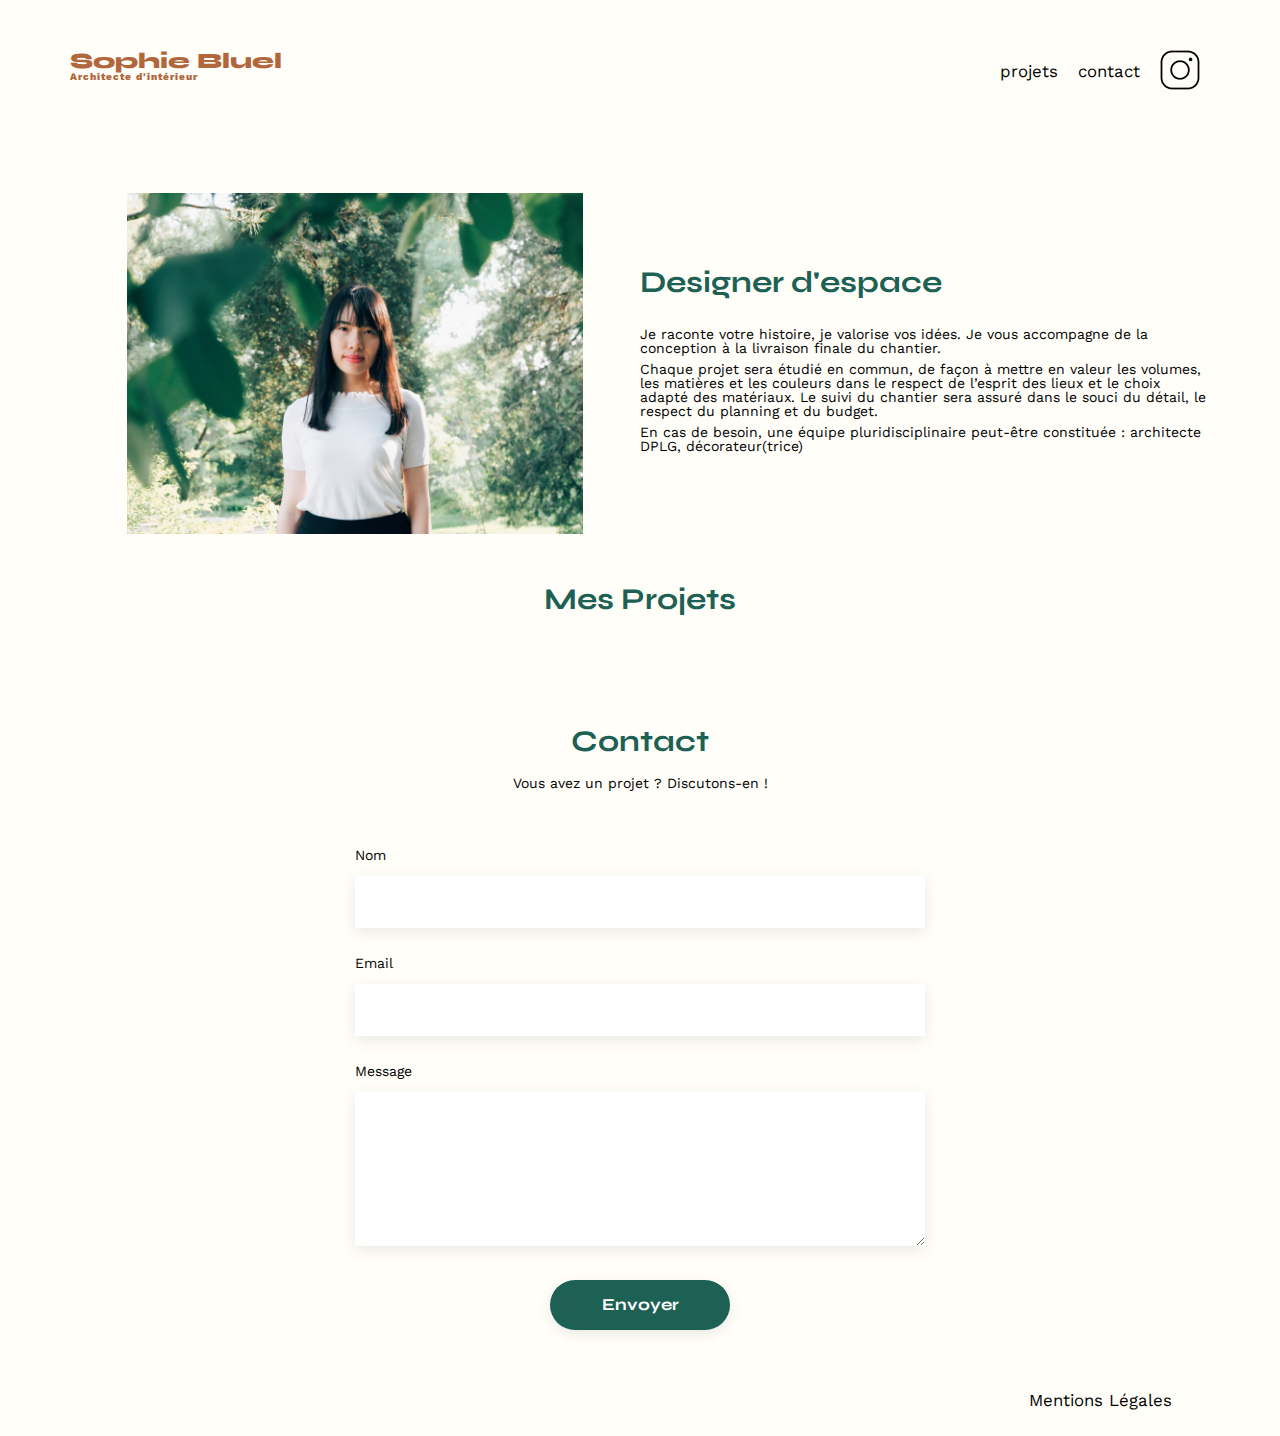
<file: front/index.html>
<!DOCTYPE html>
<html lang="fr">
<head>
    <meta charset="UTF-8">
    <title>Sophie Bluel - Architecte d'intérieur</title>
    <meta name="viewport" content="width=device-width, initial-scale=1.0">
    <link rel="preconnect" href="https://fonts.googleapis.com">
    <link rel="preconnect" href="https://fonts.gstatic.com" crossorigin>
    <link href="https://fonts.googleapis.com/css2?family=Syne:wght@700;800&family=Work+Sans&display=swap"
          rel="stylesheet">
    <meta name="description" content="">
    <link rel="stylesheet" href="./assets/css/style.css">
</head>
<body>
<header>
    <h1>Sophie Bluel <span>Architecte d'intérieur</span></h1>
    <nav>
        <ul>
            <li>
                <a href="#portfolio">projets</a>
            </li>
            <li>
                <a href="#contact">contact</a>
            </li>
            <li><img src="./assets/icons/instagram.png" alt="Instagram"></li>
        </ul>
    </nav>
</header>
<main>
    <section id="introduction">
        <figure>
            <img src="./assets/images/sophie-bluel.png" alt="">
        </figure>
        <article>
            <h2>Designer d'espace</h2>
            <p>Je raconte votre histoire, je valorise vos idées. Je vous accompagne de la conception à la livraison
                finale du chantier.</p>
            <p>Chaque projet sera étudié en commun, de façon à mettre en valeur les volumes, les matières et les
                couleurs dans le respect de l’esprit des lieux et le choix adapté des matériaux. Le suivi du chantier
                sera assuré dans le souci du détail, le respect du planning et du budget.</p>
            <p>En cas de besoin, une équipe pluridisciplinaire peut-être constituée : architecte DPLG,
                décorateur(trice)</p>
        </article>
    </section>
    <section id="portfolio">
        <h2>Mes Projets</h2>
        <div class="categories"></div>
        <div class="gallery"></div>
    </section>
    <section id="contact">
        <h2>Contact</h2>
        <p>Vous avez un projet ? Discutons-en !</p>
        <form action="#" method="post">
            <label for="name">Nom</label>
            <input type="text" name="name" id="name">
            <label for="email">Email</label>
            <input type="email" name="email" id="email">
            <label for="message">Message</label>
            <textarea name="message" id="message" cols="30" rows="10"></textarea>
            <input type="submit" value="Envoyer">
        </form>
    </section>
</main>

<footer>
    <nav>
        <ul>
            <li>Mentions Légales</li>
        </ul>
    </nav>
</footer>
<script type="module" src="./assets/js/index.js"></script>
</body>
</html>
</file>
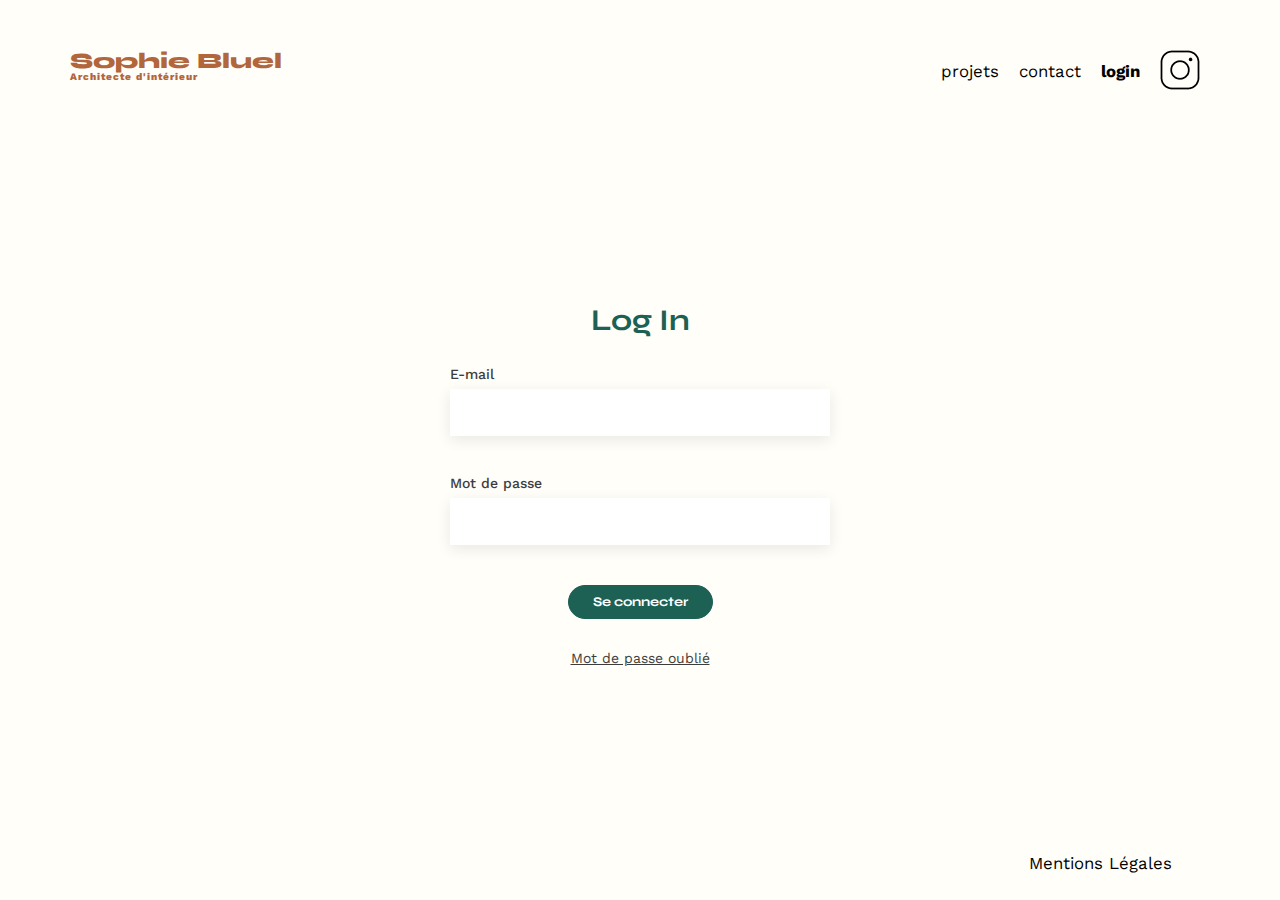
<file: front/login.html>
<!DOCTYPE html>
<html lang="fr">
<head>
    <meta charset="UTF-8">
    <title>Sophie Bluel - Architecte d'intérieur</title>
    <meta name="viewport" content="width=device-width, initial-scale=1.0">
    <link rel="preconnect" href="https://fonts.googleapis.com">
    <link rel="preconnect" href="https://fonts.gstatic.com" crossorigin>
    <link href="https://fonts.googleapis.com/css2?family=Syne:wght@700;800&family=Work+Sans&display=swap"
          rel="stylesheet">
    <meta name="description" content="">
    <link rel="stylesheet" href="./assets/css/style.css">
</head>
<body>
<header>
    <h1>Sophie Bluel <span>Architecte d'intérieur</span></h1>
    <nav>
        <ul>
            <li>
                <a href="index.html#portfolio">projets</a>
            </li>
            <li>
                <a href="index.html#contact">contact</a>
            </li>
            <li class="active">
                <a href="login.html">login</a>
            </li>
            <li><img src="./assets/icons/instagram.png" alt="Instagram"></li>
        </ul>
    </nav>
</header>
<main>
    <section id="login">
        <h2>Log In</h2>
        <form action="#" method="post" id="login-form">
            <div class="form-group">
                <label for="email">E-mail</label>
                <input type="email" name="email" id="email">
                <span class="input-error"></span>
            </div>
            <div class="form-group">
                <label for="password">Mot de passe</label>
                <input type="password" name="password" id="password">
                <span class="input-error"></span>
            </div>
            <button type="submit">Se connecter</button>
            <a href="#">Mot de passe oublié</a>
        </form>
    </section>
</main>

<footer>
    <nav>
        <ul>
            <li>Mentions Légales</li>
        </ul>
    </nav>
</footer>
<script type="module" src="./assets/js/login.js"></script>
</body>
</html>
</file>
<file: front/assets/css/style.css>
/* http://meyerweb.com/eric/tools/css/reset/
   v2.0 | 20110126
   License: none (public domain)
*/

html, body, div, span, applet, object, iframe,
h1, h2, h3, h4, h5, h6, p, blockquote, pre,
a, abbr, acronym, address, big, cite, code,
del, dfn, em, img, ins, kbd, q, s, samp,
small, strike, strong, sub, sup, tt, var,
b, u, i, center,
dl, dt, dd, ol, ul, li,
fieldset, form, label, legend,
table, caption, tbody, tfoot, thead, tr, th, td,
article, aside, canvas, details, embed,
figure, figcaption, footer, header, hgroup,
menu, nav, output, ruby, section, summary,
time, mark, audio, video {
  margin: 0;
  padding: 0;
  border: 0;
  font-size: 100%;
  font: inherit;
  vertical-align: baseline;
}

/* HTML5 display-role reset for older browsers */
article, aside, details, figcaption, figure,
footer, header, hgroup, menu, nav, section {
  display: block;
}

html {
  background-color: #FFFEF8;
}

body {
  line-height: 1;
}

ol, ul {
  list-style: none;
}

blockquote, q {
  quotes: none;
}

figure {
  display: flex;
  flex-direction: column;
}

blockquote:before, blockquote:after,
q:before, q:after {
  content: '';
  content: none;
}

table {
  border-collapse: collapse;
  border-spacing: 0;
}

/** end reset css**/
body {
  max-width: 1140px;
  margin: auto;
  font-family: 'Work Sans';
  font-size: 14px;
  min-height: 100vh;
  display: flex;
  flex-direction: column;
}

header {
  display: flex;
  justify-content: space-between;
  padding: 50px 0;
}

main {
  flex-grow: 1;
}

main section {
  margin: 50px 0;
}

h1 {
  display: flex;
  flex-direction: column;
  font-family: 'Syne', sans-serif;
  font-size: 22px;
  font-weight: 800;
  color: #B1663C
}

h1 > span {
  font-family: 'Work Sans';
  font-size: 10px;
  letter-spacing: 0.1em;;
}

h2 {
  font-family: 'Syne', sans-serif;
  font-weight: 700;
  font-size: 30px;
  color: #1D6154
}

nav ul {
  display: flex;
  align-items: center;
  list-style-type: none;

}

nav li {
  padding: 0 10px;
  font-size: 1.2em;
}

li:hover {
  color: #B1663C;
}

header nav a {
  text-decoration: none;
  color: inherit;
}

header nav li.active {
  font-weight: bold;
}

#introduction {
  display: flex;
  align-items: center;
}

#introduction figure {
  flex: 1
}

#introduction img {
  display: block;
  margin: auto;
  width: 80%;
}

#introduction article {
  flex: 1
}

#introduction h2 {
  margin-bottom: 1em;
}

#introduction p {
  margin-bottom: 0.5em;
}

#portfolio h2 {
  margin-bottom: 1em;
  display: flex;
  align-items: center;
  justify-content: center;
  gap: 2rem;
}

.gallery {
  width: 100%;
  display: grid;
  grid-template-columns: 1fr 1fr 1fr;
  grid-column-gap: 20px;
  grid-row-gap: 20px;
}

.gallery img {
  width: 100%;
  height: 100%;
  object-fit: cover;
}

#contact {
  width: 50%;
  margin: auto;
}

#contact > * {
  text-align: center;

}

#contact h2 {
  margin-bottom: 20px;
}

#contact form {
  text-align: left;
  margin-top: 30px;
  display: flex;
  flex-direction: column;
}

#contact input {
  height: 50px;
  font-size: 1.2em;
  border: none;
  box-shadow: 0px 4px 14px rgba(0, 0, 0, 0.09);
}

#contact label {
  margin: 2em 0 1em 0;
}

#contact textarea {
  border: none;
  box-shadow: 0px 4px 14px rgba(0, 0, 0, 0.09);
}

input[type="submit"] {
  font-family: 'Syne', sans-serif;
  font-weight: 700;
  color: white;
  background-color: #1D6154;
  margin: 2em auto;
  width: 180px;
  text-align: center;
  border-radius: 60px;
}

footer nav ul {
  display: flex;
  justify-content: flex-end;
  margin: 2em
}

.categories {
  display: flex;
  justify-content: center;
  align-items: center;
  gap: 1rem;
  margin-bottom: 2rem;
}

.category {
  font-family: 'Syne', sans-serif;
  padding: .5rem 1rem;
  color: #1D6154;
  font-weight: 700;
  border-radius: 60px;
  background: #fff;
  border: 1px solid #1D6154;
  cursor: pointer;
}

.category.active {
  color: #fff;
  background: #1D6154;
}

main:has(#login) {
  display: flex;
  flex-direction: column;
  justify-content: center;
  align-items: center;
}

#login {
  display: flex;
  flex-direction: column;
  align-items: center;
  gap: 2rem;
  width: 100%;
  max-width: 380px;
}

#login form {
  display: flex;
  flex-direction: column;
  align-items: center;
  gap: 2rem;
  width: 100%;
}

#login form button {
  font-family: 'Syne', sans-serif;
  padding: .5rem 1.5rem;
  font-weight: 700;
  border-radius: 60px;
  color: #fff;
  background: #1D6154;
  border: 1px solid #1D6154;
  cursor: pointer;
}

#login form a {
  color: #3d3d3d;
}

.form-group {
  display: flex;
  flex-direction: column;
  gap: .5rem;
  width: 100%;
}

.form-group label {
  font-family: 'Work Sans', sans-serif;
  font-weight: 500;
  font-size: .875rem;
  color: #3d3d3d;
}

.form-group input {
  border: 0;
  background: #FFF;
  box-shadow: 0 4px 14px rgba(0, 0, 0, 0.09);
  padding: 1rem;
}

.form-group input.is-invalid {
  border: 1px solid #f00;
}

.input-error {
  color: #f00;
  font-size: .75rem;
}

.form-error {
  position: relative;
  padding: 1rem;
  margin-bottom: 1rem;
  color: #b02a37;
  background-color: #f8d7da;
  border: 1px solid #f1aeb5;;
  border-radius: 0.375rem;
  box-sizing: border-box;
  width: 100%;
}

.edition-mode {
  position: fixed;
  top: 0;
  left: 0;
  background: #000;
  color: #fff;
  width: 100%;
  height: 60px;
  display: flex;
  align-items: center;
  justify-content: center;
  gap: 1rem;
}

.edition-mode + header {
  margin-top: 60px;
}

.edition-mode > p {
  display: flex;
  align-items: center;
  justify-content: center;
  font-size: 1rem;
  line-height: 19px;
  gap: .5rem;
}

.edition-mode > button {
  background: #fff;
  color: #000;
  border-radius: 60px;
  padding: 12px 23px;
  font-size: 14px;
  font-weight: 500;
  border: 0;
  cursor: pointer;
}

.edit-projects {
  display: flex;
  align-items: center;
  justify-content: center;
  gap: .5rem;
  color: #000;
  font-size: 14px;
  text-decoration: none;
  font-weight: 400;
  line-height: 18px;
}

.modal {
  position: fixed;
  top: 0;
  left: 0;
  background: rgba(0, 0, 0, .5);
  width: 100vw;
  height: 100vh;
  display: none;
  align-items: center;
  justify-content: center;
}

.modal.show {
  display: flex;
}

.modal-content {
  position: relative;
  padding: 48px 100px;
  background: #fff;
  border-radius: 10px;
  width: 420px;
}

.modal-close {
  position: absolute;
  top: 26px;
  right: 30px;
  font-size: 18px;
  text-decoration: none;
  color: #000;
}

.back-to-list {
  position: absolute;
  top: 26px;
  left: 30px;
  font-size: 18px;
  text-decoration: none;
  color: #000;
}

.list-works, .add-work {
  display: none;
}

.list-works.show, .add-work.show {
  display: flex;
}

.list-works, .add-work {
  flex-direction: column;
  align-items: center;
  gap: 2rem;
}

.list-works h2, .add-work h2 {
  font-size: 26px;
  display: flex;
  align-items: center;
  justify-content: center;
  color: #000;
  font-weight: 400;
  font-family: "Work Sans", sans-serif;
}

.list-works .works {
  display: grid;
  grid-template-columns: repeat(5, 1fr);
  grid-column-gap: .5rem;
  grid-row-gap: 1rem;
}

.list-works .works .work {
  position: relative;
}

.list-works .works .work > img {
  width: 100%;
  height: 100%;
  object-fit: cover;
}

.remove-work {
  display: none;
  background: #000;
  border-radius: 2px;
  position: absolute;
  top: 5px;
  right: 5px;
  height: 17px;
  aspect-ratio: 1/1;
  align-items: center;
  justify-content: center;
}

.remove-work img {
  width: 9px;
  height: 9px;
}

.list-works .works .work:hover .remove-work {
  display: flex;
}

hr {
  width: 100%;
  height: 1px;
  background: #b3b3b3;
  border: none;
}

.list-works .to-add {
  background: #1D6154;
  color: #fff;
  font-family: 'Syne', sans-serif;
  display: flex;
  align-items: center;
  justify-content: center;
  padding: 10px 40px;
  border-radius: 60px;
  border: none;
  cursor: pointer;
}

.list-works .remove-gallery {
  color: #D65353;
  font-family: 'Syne', sans-serif;
  text-decoration: none;
  text-align: center;
}

.form {
  display: flex;
  flex-direction: column;
  gap: 1.5rem;
  width: 100%;
  align-items: center;
}

.form-control {
  display: flex;
  flex-direction: column;
  gap: .625rem;
  width: 100%;
}

.form-control label {
  font-family: 'Work Sans', sans-serif;
  font-weight: 500;
  font-size: .875rem;
  color: #3d3d3d;
}

.form-control input {
  border: 0;
  background: #FFF;
  box-shadow: 0 4px 14px rgba(0, 0, 0, .09);
  padding: 1rem;
}

.form-control select {
  border: 0;
  background: #FFF;
  box-shadow: 0 4px 14px rgba(0, 0, 0, .09);
  padding: 1rem;
  appearance: none;
  background-image: url('../icons/chevron-down.svg');
  background-position: calc(100% - 1.5rem) center;
  background-repeat: no-repeat;
  background-size: 12px;
}

.control-upload {
  position: relative;
  box-sizing: border-box;
  align-items: center;
  justify-content: center;
  gap: 1rem;
  background: #E8F1F6;
  border-radius: 3px;
  width: 100%;
  padding: 1.25rem;
}

.form-help {
  font-family: 'Work Sans', sans-serif;
  font-weight: 400;
  font-size: .75rem;
  color: #444444;
}

input[type=file] {
  height: 1px;
  width: 1px;
  opacity: 0;
  overflow: hidden;
  position: absolute;
  z-index: -1;
  top: 0;
  left: 0;
}

.upload-label {
  font-family: 'Work Sans', sans-serif;
  font-weight: 500;
  font-size: .875rem;
  color: #306685;
  border-radius: 50px;
  padding: .625rem 2rem;
  background: #CBD6DC;
  cursor: pointer;
}

.preview {
  position: absolute;
  max-height: 100%;
  max-width: 100%;
}

.upload-label {
  font-family: 'Work Sans', sans-serif;
  font-weight: 500;
  font-size: .875rem;
  color: #306685;
  border-radius: 50px;
  padding: .625rem 2rem;
  background: #CBD6DC;
  cursor: pointer;
}

.form-submit {
  background: #1D6154;
  color: #fff;
  font-family: 'Syne', sans-serif;
  display: flex;
  align-items: center;
  justify-content: center;
  padding: 10px 60px;
  border-radius: 60px;
  border: none;
  cursor: pointer;
}

.form-submit[disabled] {
  background: #A7A7A7;
  cursor: unset;
}

form > .form-error {
  margin-bottom: 1rem;
}
</file>
